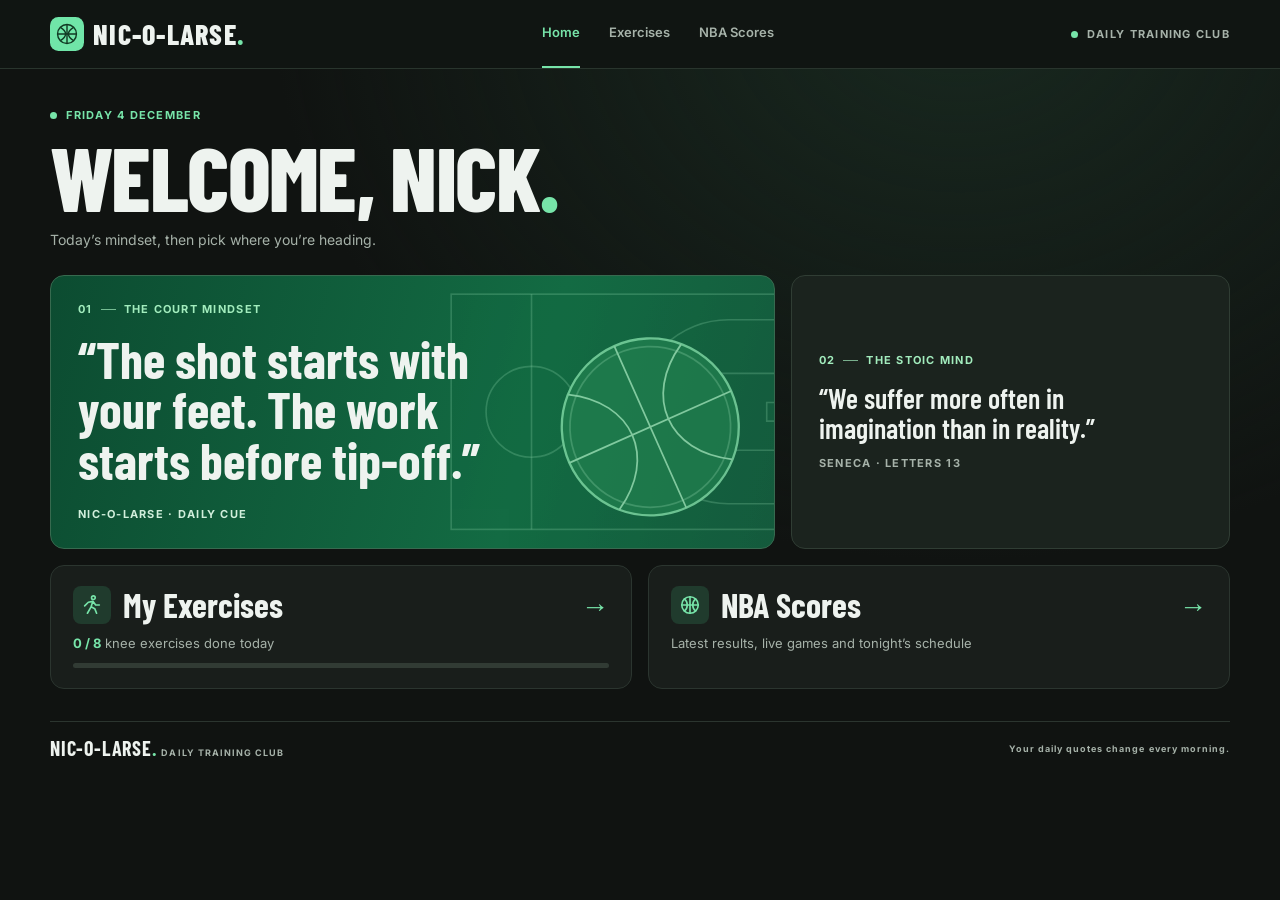
<file: index.html>
<!doctype html>
<html lang="en-GB">
<head>
<meta charset="utf-8">
<meta name="viewport" content="width=device-width,initial-scale=1">
<meta name="theme-color" content="#101311">
<meta name="apple-mobile-web-app-title" content="Nic-O-Larse">
<link rel="icon" href="data:image/svg+xml,%3Csvg xmlns=%27http://www.w3.org/2000/svg%27 viewBox=%270 0 36 36%27%3E%3Crect width=%2736%27 height=%2736%27 rx=%279%27 fill=%27%2370e5a8%27/%3E%3Cg stroke=%27%23113923%27 stroke-width=%271.5%27 fill=%27none%27%3E%3Ccircle cx=%2718%27 cy=%2718%27 r=%2710%27/%3E%3Cpath d=%27M8 18h20M18 8v20M11 11q11 7 0 14m14-14q-11 7 0 14%27/%3E%3C/g%3E%3C/svg%3E">
<link rel="apple-touch-icon" href="icon.png">
<title>Nic-O-Larse</title>
<meta name="description" content="A daily basketball-inspired routine for mindset, mobility and training, with the latest NBA scores.">
<link rel="stylesheet" href="https://fonts.googleapis.com/css2?family=Barlow+Condensed:wght@600;700;800&family=Inter:wght@400;500;600;700;800&display=swap">
<link rel="stylesheet" href="style.css">
<script defer src="app.js"></script>
</head>
<body>
<header class="top"><div class="wrap top-in">
<a class="brand" href="./"><svg viewBox="0 0 36 36" aria-hidden="true"><rect width="36" height="36" rx="9" fill="#70e5a8"/><g stroke="#113923" stroke-width="1.5" fill="none"><circle cx="18" cy="18" r="10"/><path d="M8 18h20M18 8v20M11 11q11 7 0 14m14-14q-11 7 0 14"/></g></svg>NIC-O-LARSE<span>.</span></a>
<nav aria-label="Pages"><a href="./" class="on" aria-current="page">Home</a><a href="exercises.html">Exercises</a><a href="scores.html">NBA Scores</a></nav>
<div class="top-end"><i></i> DAILY TRAINING CLUB</div>
</div></header>
<main class="wrap">
<div class="mast"><div><div class="eyebrow"><span class="pip"></span> <time id="today-date"></time></div><h1>Welcome, Nick<span>.</span></h1><p>Today’s mindset, then pick where you’re heading.</p></div></div>
<section class="quotes" aria-label="Daily mindset">
<article class="court">
<svg class="court-art" viewBox="0 0 360 230" fill="none" aria-hidden="true"><g stroke="#b6fbd0" stroke-opacity=".29" stroke-width="1.4"><rect x="74" y="14" width="286" height="202"/><path d="M360 82H275v66h85M360 36h-48a79 79 0 0 0 0 158h48M360 107h-15v16h15"/><circle cx="275" cy="115" r="33"/><path d="M143 14v202"/><circle cx="143" cy="115" r="39"/></g><g transform="rotate(-24 245 128)"><circle cx="245" cy="128" r="76" fill="#238250" stroke="#96f0b8" stroke-width="2"/><g stroke="#b5f9cc" stroke-width="1.5"><circle cx="245" cy="128" r="69" stroke-opacity=".34"/><path d="M169 128h152M245 52v152M192 74c48 28 48 80 0 108m106-108c-48 28-48 80 0 108"/></g></g></svg>
<div class="quote-content"><div class="tag">01 <span></span> THE COURT MINDSET</div><blockquote id="court-quote">“Win the next possession.”</blockquote><cite id="court-credit">NIC-O-LARSE · DAILY CUE</cite></div></article>
<article class="wisdom"><div class="tag">02 <span></span> THE STOIC MIND</div><blockquote id="wisdom-quote">“The impediment to action advances action. What stands in the way becomes the way.”</blockquote><cite id="wisdom-credit">MARCUS AURELIUS · MEDITATIONS 5.20</cite></article>
</section>
<section class="home-links" aria-label="Go to">
<a class="home-link" href="exercises.html"><div class="row"><div class="icon" aria-hidden="true"><svg viewBox="0 0 24 24"><circle cx="13.5" cy="4" r="2"/><path d="m7 21 4-7 4 2 2 5M4 13l4-4 5-1 3 4h4m-9 2 2-6"/></svg></div><h2>My Exercises</h2><span class="go" aria-hidden="true">→</span></div><p><b id="home-progress" class="green">0 / 8</b> knee exercises done today</p><div class="track" aria-hidden="true"><span id="progress-fill"></span></div></a>
<a class="home-link" href="scores.html"><div class="row"><div class="icon" aria-hidden="true"><svg viewBox="0 0 24 24"><circle cx="12" cy="12" r="9"/><path d="M3 12h18M12 3v18M6 5.5c4 3 4 10 0 13m12-13c-4 3-4 10 0 13"/></svg></div><h2>NBA Scores</h2><span class="go" aria-hidden="true">→</span></div><p>Latest results, live games and tonight’s schedule</p></a>
</section>
<footer><span>NIC-O-LARSE<span class="green">.</span> <small>DAILY TRAINING CLUB</small></span><small id="store-note">Your daily quotes change every morning.</small></footer>
</main>
</body>
</html>
</file>
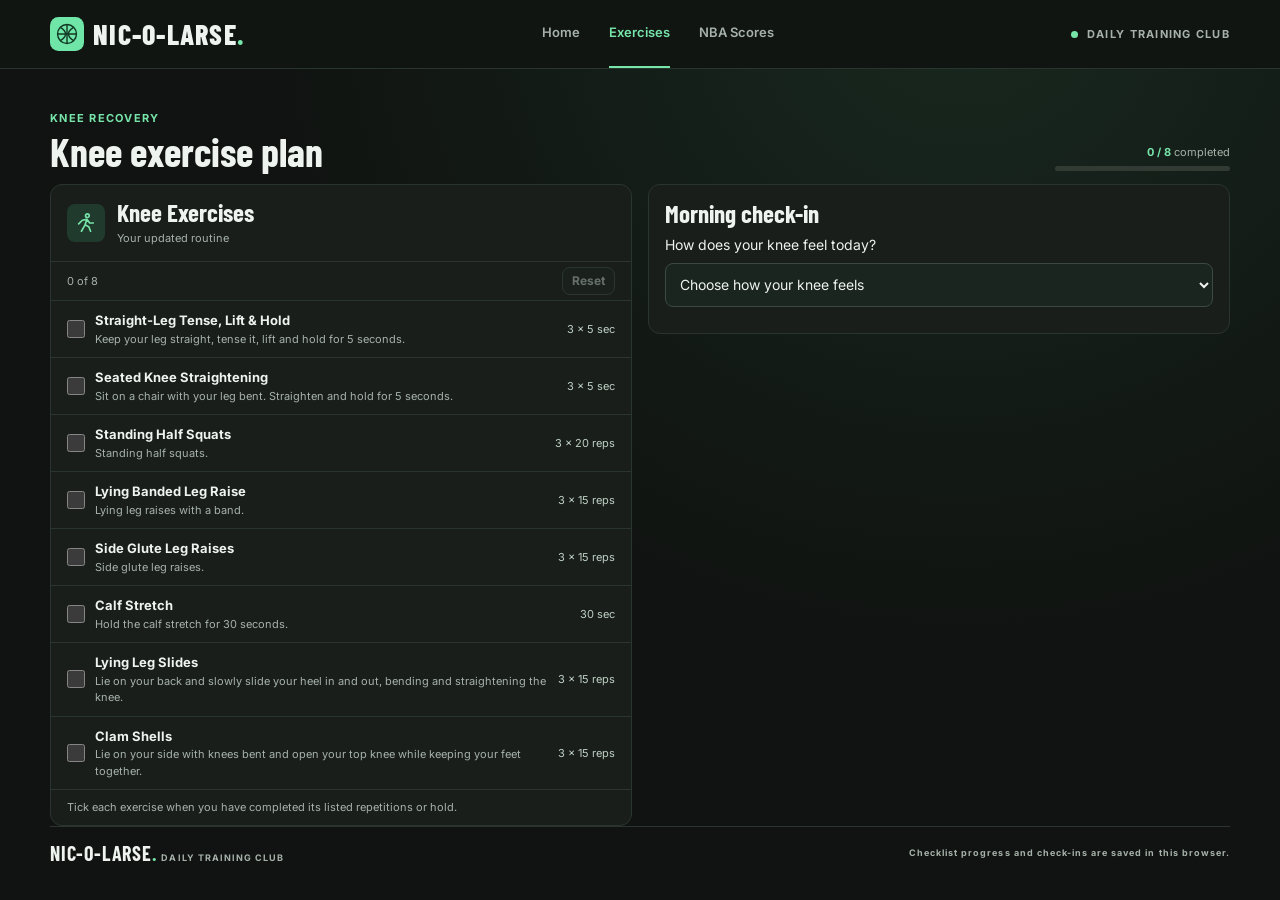
<file: exercises.html>
<!doctype html>
<html lang="en-GB">
<head>
<meta charset="utf-8">
<meta name="viewport" content="width=device-width,initial-scale=1">
<meta name="theme-color" content="#101311">
<meta name="apple-mobile-web-app-title" content="Nic-O-Larse">
<link rel="icon" href="data:image/svg+xml,%3Csvg xmlns=%27http://www.w3.org/2000/svg%27 viewBox=%270 0 36 36%27%3E%3Crect width=%2736%27 height=%2736%27 rx=%279%27 fill=%27%2370e5a8%27/%3E%3Cg stroke=%27%23113923%27 stroke-width=%271.5%27 fill=%27none%27%3E%3Ccircle cx=%2718%27 cy=%2718%27 r=%2710%27/%3E%3Cpath d=%27M8 18h20M18 8v20M11 11q11 7 0 14m14-14q-11 7 0 14%27/%3E%3C/g%3E%3C/svg%3E">
<link rel="apple-touch-icon" href="icon.png">
<title>Nic-O-Larse · Exercises</title>
<meta name="description" content="A daily basketball-inspired routine for mindset, mobility and training, with the latest NBA scores.">
<link rel="stylesheet" href="https://fonts.googleapis.com/css2?family=Barlow+Condensed:wght@600;700;800&family=Inter:wght@400;500;600;700;800&display=swap">
<link rel="stylesheet" href="style.css">
<script defer src="app.js"></script>
</head>
<body>
<header class="top"><div class="wrap top-in">
<a class="brand" href="./"><svg viewBox="0 0 36 36" aria-hidden="true"><rect width="36" height="36" rx="9" fill="#70e5a8"/><g stroke="#113923" stroke-width="1.5" fill="none"><circle cx="18" cy="18" r="10"/><path d="M8 18h20M18 8v20M11 11q11 7 0 14m14-14q-11 7 0 14"/></g></svg>NIC-O-LARSE<span>.</span></a>
<nav aria-label="Pages"><a href="./">Home</a><a href="exercises.html" class="on" aria-current="page">Exercises</a><a href="scores.html">NBA Scores</a></nav>
<div class="top-end"><i></i> DAILY TRAINING CLUB</div>
</div></header>
<main class="wrap page">
<section id="training" aria-labelledby="training-title">
<div class="section-head"><div><div class="eyebrow">KNEE RECOVERY</div><h2 id="training-title">Knee exercise plan</h2></div><div class="progress" aria-live="polite"><div><b id="progress-label">0 / 8</b> completed</div><div class="track" aria-hidden="true"><span id="progress-fill"></span></div></div></div>
<div class="training-grid">
<article class="panel"><div class="panel-head"><div class="icon" aria-hidden="true"><svg viewBox="0 0 24 24"><circle cx="13.5" cy="4" r="2"/><path d="m7 21 4-7 4 2 2 5M4 13l4-4 5-1 3 4h4m-9 2 2-6"/></svg></div><div><h3>Knee Exercises</h3><p>Your updated routine</p></div></div><div class="list-tools"><span id="mobility-count" aria-live="polite">0 of 8</span><button id="reset-mobility" class="quiet" type="button" aria-label="Reset knee exercise checklist">Reset</button></div><div id="mobility-list"></div><div class="panel-foot">Tick each exercise when you have completed its listed repetitions or hold.</div></article>
<article class="panel programme-notes">
<h3>Morning check-in</h3>
<label for="knee-check">How does your knee feel today?</label>
<select id="knee-check">
<option value="">Choose how your knee feels</option>
<option value="normal">No increased pain or stiffness</option>
<option value="mild">Mild stiffness that settles quickly</option>
<option value="persistent">Pain or stiffness persists into the day</option>
</select>
</article>
</div>
</section>
<footer><span>NIC-O-LARSE<span class="green">.</span> <small>DAILY TRAINING CLUB</small></span><small id="store-note">Checklist progress and check-ins are saved in this browser.</small></footer>
</main>
</body>
</html>
</file>
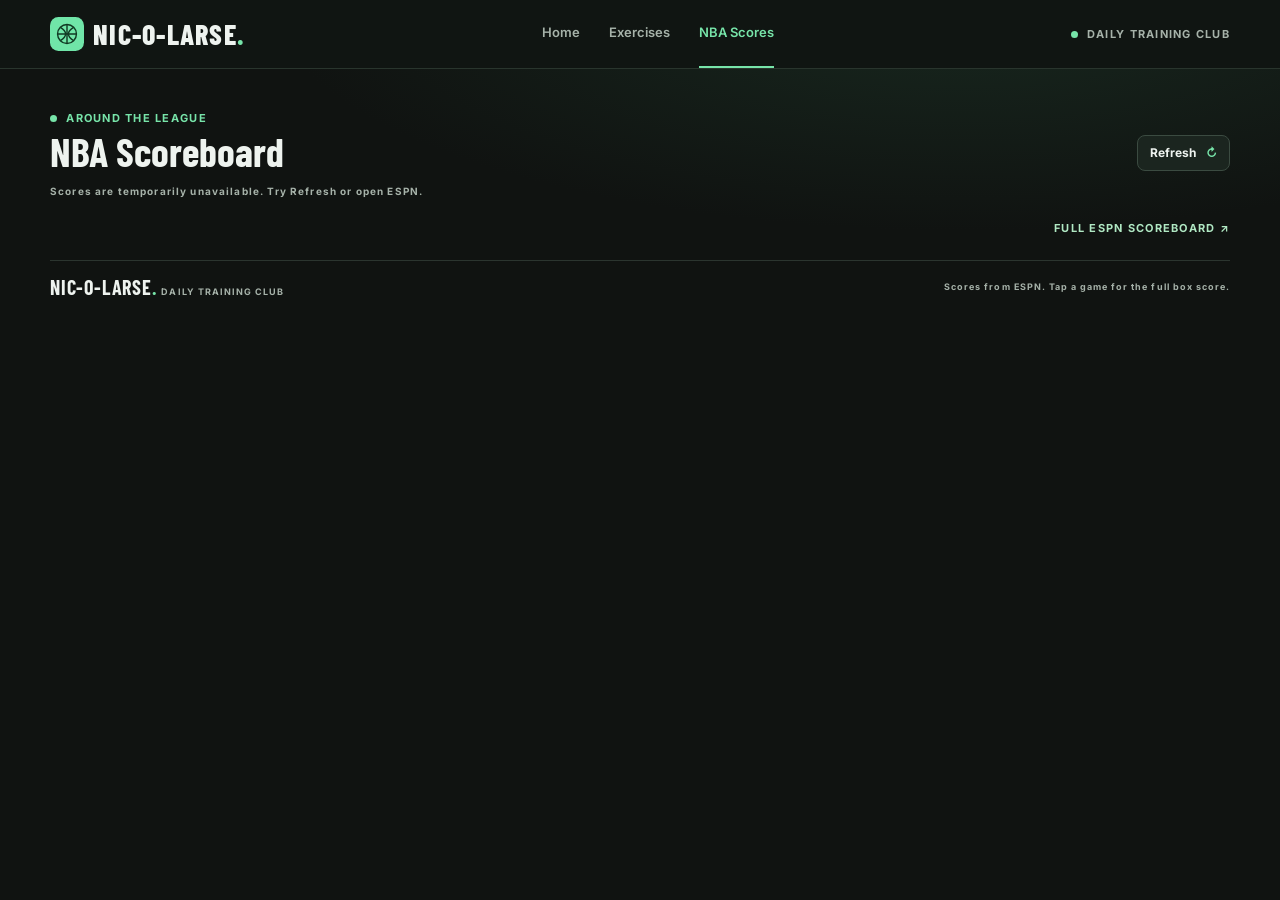
<file: scores.html>
<!doctype html>
<html lang="en-GB">
<head>
<meta charset="utf-8">
<meta name="viewport" content="width=device-width,initial-scale=1">
<meta name="theme-color" content="#101311">
<meta name="apple-mobile-web-app-title" content="Nic-O-Larse">
<link rel="icon" href="data:image/svg+xml,%3Csvg xmlns=%27http://www.w3.org/2000/svg%27 viewBox=%270 0 36 36%27%3E%3Crect width=%2736%27 height=%2736%27 rx=%279%27 fill=%27%2370e5a8%27/%3E%3Cg stroke=%27%23113923%27 stroke-width=%271.5%27 fill=%27none%27%3E%3Ccircle cx=%2718%27 cy=%2718%27 r=%2710%27/%3E%3Cpath d=%27M8 18h20M18 8v20M11 11q11 7 0 14m14-14q-11 7 0 14%27/%3E%3C/g%3E%3C/svg%3E">
<link rel="apple-touch-icon" href="icon.png">
<title>Nic-O-Larse · NBA Scores</title>
<meta name="description" content="A daily basketball-inspired routine for mindset, mobility and training, with the latest NBA scores.">
<link rel="stylesheet" href="https://fonts.googleapis.com/css2?family=Barlow+Condensed:wght@600;700;800&family=Inter:wght@400;500;600;700;800&display=swap">
<link rel="stylesheet" href="style.css">
<script defer src="app.js"></script>
</head>
<body>
<header class="top"><div class="wrap top-in">
<a class="brand" href="./"><svg viewBox="0 0 36 36" aria-hidden="true"><rect width="36" height="36" rx="9" fill="#70e5a8"/><g stroke="#113923" stroke-width="1.5" fill="none"><circle cx="18" cy="18" r="10"/><path d="M8 18h20M18 8v20M11 11q11 7 0 14m14-14q-11 7 0 14"/></g></svg>NIC-O-LARSE<span>.</span></a>
<nav aria-label="Pages"><a href="./">Home</a><a href="exercises.html">Exercises</a><a href="scores.html" class="on" aria-current="page">NBA Scores</a></nav>
<div class="top-end"><i></i> DAILY TRAINING CLUB</div>
</div></header>
<main class="wrap page">
<section id="scores" aria-labelledby="scores-title">
<div class="section-head"><div><div class="eyebrow"><span class="pip"></span> AROUND THE LEAGUE</div><h2 id="scores-title">NBA Scoreboard</h2></div><button type="button" class="jump" id="refresh">Refresh <span aria-hidden="true">↻</span></button></div>
<div class="score-meta" id="score-status" role="status">Loading NBA scores…</div><div class="score-grid" id="score-grid"></div>
<div class="score-foot"><button class="quiet" type="button" id="more" hidden>Show all games</button><a href="https://www.espn.com/nba/scoreboard" target="_blank" rel="noopener">Full ESPN scoreboard ↗</a></div>
</section>
<footer><span>NIC-O-LARSE<span class="green">.</span> <small>DAILY TRAINING CLUB</small></span><small id="store-note">Scores from ESPN. Tap a game for the full box score.</small></footer>
</main>
</body>
</html>
</file>
<file: style.css>
/* Layout: single dark court-green dashboard — masthead, two quote cards, knee checklist + check-in, scoreboard grid. Deliberately one (dark) theme, matching the original site. */
:root{color-scheme:dark;--bg:#101311;--card:#191e1b;--line:#2b352f;--fg:#eef3ef;--muted:#a6b2a9;--green:#77e4a9;--display:"Barlow Condensed","Arial Narrow",Impact,sans-serif;--body:Inter,system-ui,sans-serif}
*{box-sizing:border-box}html{scroll-behavior:smooth;scroll-padding-top:18px;background:var(--bg)}body{margin:0;background:radial-gradient(ellipse at 75% 0,#18281f 0,transparent 43rem),var(--bg);color:var(--fg);font:14px/1.5 var(--body);min-height:100%}a{color:inherit;text-decoration:none}button{font:inherit;color:inherit;cursor:pointer}button:disabled{opacity:.55;cursor:wait}[hidden]{display:none!important}:focus-visible{outline:2px solid var(--green);outline-offset:3px}
.wrap{width:100%;max-width:1244px;margin:auto;padding-left:max(32px,env(safe-area-inset-left,0px));padding-right:max(32px,env(safe-area-inset-right,0px))}
.top{background:#101512;border-bottom:1px solid #29352d}.top-in{height:68px;display:flex;align-items:center;justify-content:space-between;gap:24px}.brand{display:flex;align-items:center;gap:9px;font:800 28px/1 var(--display);letter-spacing:.045em}.brand svg{width:34px}.brand span{margin-left:-9px}.green,.brand span,h1 span{color:var(--green)}.top nav{display:flex;align-self:stretch;gap:29px}.top nav a{display:grid;place-items:center;border-bottom:2px solid transparent;color:var(--muted);font-size:13px;font-weight:600}.top nav a:hover,.top nav .on{border-color:var(--green);color:var(--green)}
.top-end,.eyebrow,.tag,cite,.score-meta,.score-foot,footer small{font-size:11px;font-weight:700;letter-spacing:.115em}.top-end{color:var(--muted);white-space:nowrap}.top-end i,.pip{display:inline-block;background:var(--green);width:7px;height:7px;border-radius:50%;margin-right:5px}
.mast{display:flex;justify-content:space-between;align-items:end;gap:20px;padding:38px 0 25px}.eyebrow{color:var(--green);text-transform:uppercase}h1,h2,h3,p,blockquote{margin:0}h1{font:800 clamp(50px,7vw,90px)/.99 var(--display);text-transform:uppercase;letter-spacing:-.018em;margin:8px 0 9px;text-wrap:balance}.mast p,.panel-head p,.panel-foot{color:var(--muted)}
.jump,.quiet{white-space:nowrap;border:1px solid #3b4b41;background:#1b251f;border-radius:8px;padding:8px 12px;font-size:12px;font-weight:700}.jump span{color:var(--green);margin-left:7px}.jump:hover,.quiet:hover{background:#294236}
.quotes,.training-grid{display:grid;gap:16px}.quotes{grid-template-columns:1.65fr 1fr}.quotes>*,.training-grid>*{min-width:0}
.court,.wisdom{border:1px solid #376a4f;border-radius:14px;position:relative;overflow:hidden;min-height:229px;padding:25px 27px;display:flex;flex-direction:column;justify-content:center}.court{background:linear-gradient(105deg,#0c4c31,#136b43 65%,#155b3d)}.court-art{position:absolute;right:-10px;top:0;width:58%;height:100%;opacity:.68}.quote-content{position:relative;z-index:1;max-width:74%}.tag{color:#a2ecbd;display:flex;align-items:center;gap:8px}.tag span{width:15px;height:1px;background:currentColor;opacity:.7}.court blockquote{font:700 clamp(30px,4vw,54px)/.99 var(--display);margin:16px 0;max-width:470px;text-wrap:balance}
.wisdom{border-color:#303d34;background:#1b231e}.wisdom .native{color:#a3edbf;font-size:24px;margin:12px 0 4px;font-weight:600;letter-spacing:.06em}.wisdom blockquote{font:600 28px/1.08 var(--display);margin:14px 0 12px;text-wrap:balance}.wisdom cite{color:var(--muted)}cite{font-style:normal;color:#d1efdc}
.section-head{display:flex;align-items:end;justify-content:space-between;gap:16px;margin:29px 0 13px}h2{font:700 40px/1 var(--display);margin-top:4px}h3{font:700 25px/1 var(--display);margin-bottom:5px}
.progress{width:min(175px,36%);text-align:right;font-size:11px;color:var(--muted)}.progress b{color:var(--green)}.track{height:5px;background:#313b34;border-radius:5px;overflow:hidden;margin-top:5px}.track span{display:block;width:0;height:100%;background:var(--green);transition:width .2s}
.training-grid{grid-template-columns:1fr 1fr;align-items:start}.panel,.score-card{border:1px solid var(--line);border-radius:12px;background:var(--card);overflow:hidden}.panel-head{display:flex;align-items:center;gap:12px;padding:15px 16px;border-bottom:1px solid var(--line)}.icon{flex:none;width:38px;height:38px;display:grid;place-items:center;background:#203b2d;color:var(--green);border-radius:8px}.icon svg{width:22px;fill:none;stroke:currentColor;stroke-width:1.8;stroke-linecap:round;stroke-linejoin:round}.panel-head p,.panel-foot{font-size:11px}
.list-tools{display:flex;align-items:center;justify-content:space-between;gap:10px;padding:5px 16px;border-bottom:1px solid var(--line);color:var(--muted);font-size:11px}.list-tools .quiet{padding:4px 9px}.list-tools .quiet:disabled{cursor:default}
.check-row{position:relative;display:flex;gap:10px;align-items:center;padding:10px 16px;border-bottom:1px solid var(--line);cursor:pointer}.check-row:hover{background:#213127}.check-row input{flex:none;margin:0;width:18px;height:18px;accent-color:#69dc9f;cursor:pointer}.check-row b{font-size:13px;display:block}.check-row small{display:block;font-size:11px;color:var(--muted)}.check-row .dose{margin-left:auto;flex:none;color:#bed0c3;font-size:11px;text-align:right}.check-row:has(:checked){background:#1e3025}.check-row:has(:checked) b{color:#a4d1b5;text-decoration:line-through}.panel-foot{padding:9px 16px}
.programme-notes{padding:16px}.programme-notes h3{margin-bottom:8px}.programme-notes label{display:block;margin-bottom:8px}.programme-notes select{width:100%;min-height:44px;margin-bottom:10px;border:1px solid #3b4b41;border-radius:8px;padding:6px 10px;background:#1b251f;color:var(--fg);font:inherit}
.score-meta{color:var(--muted);font-size:10px;margin-bottom:9px}.score-grid{display:grid;grid-template-columns:repeat(3,minmax(0,1fr));gap:12px}.score-card{padding:11px 13px;display:block}.score-card:hover{border-color:#6cb88a}.score-card.boston{border-color:#4d8b65}.game-status{display:block;font-size:10px;font-weight:700;text-transform:uppercase;letter-spacing:.07em;color:var(--muted);padding-bottom:6px;border-bottom:1px solid var(--line)}.game-status.live,.winner strong{color:var(--green)}.team{display:flex;align-items:center;gap:8px;margin-top:6px;font-size:12px}.team img{width:21px;height:21px;object-fit:contain}.team strong{margin-left:auto;font-size:15px;font-variant-numeric:tabular-nums}
.score-foot{display:flex;justify-content:end;align-items:center;gap:12px;margin:12px 0 24px;color:#b0e8c3;text-transform:uppercase}.score-foot a:hover{text-decoration:underline}
footer{display:flex;justify-content:space-between;align-items:center;padding:16px 0 25px;border-top:1px solid var(--line);gap:16px}footer>span{font:700 20px/1 var(--display);letter-spacing:.04em}footer small{font-family:var(--body);color:var(--muted);font-size:9px}
@media(max-width:760px){.wrap{padding-left:max(16px,env(safe-area-inset-left,0px));padding-right:max(16px,env(safe-area-inset-right,0px))}.top-end{display:none}.top-in{height:57px}.brand{font-size:23px}.brand svg{width:27px}.top nav{gap:14px}.top nav a{font-size:11px}.mast{padding-top:28px}.quotes,.training-grid{grid-template-columns:1fr}.court,.wisdom{min-height:auto;padding:20px}.court{min-height:170px}.score-grid{grid-template-columns:repeat(2,minmax(0,1fr))}.list-tools .quiet{min-height:36px}.check-row b{overflow-wrap:anywhere}}
@media(max-width:410px){.mast .jump{display:none}.top-in{gap:8px}.top nav{gap:10px}.score-grid{grid-template-columns:1fr}.panel-head{padding:11px 10px;gap:8px}.check-row{padding-inline:10px}footer>span small{display:none}}
@media(prefers-reduced-motion:reduce){html{scroll-behavior:auto}.track span{transition:none}}

/* Home links + sub-pages */
.home-links{display:grid;grid-template-columns:1fr 1fr;gap:16px;margin:16px 0 32px}
.home-link{display:flex;flex-direction:column;gap:10px;border:1px solid var(--line);border-radius:14px;background:var(--card);padding:20px 22px;transition:border-color .15s,background .15s}
.home-link:hover{border-color:#6cb88a;background:#1d2620}
.home-link .row{display:flex;align-items:center;gap:12px}
.home-link h2{font-size:34px;margin:0}
.home-link .go{margin-left:auto;color:var(--green);font:700 28px/1 var(--display)}
.home-link p{color:var(--muted);font-size:13px}
.home-link .track{margin-top:0}
.page{padding-top:12px}
@media(max-width:760px){.home-links{grid-template-columns:1fr}.home-link h2{font-size:30px}}
@media(prefers-reduced-motion:reduce){.home-link{transition:none}}
</file>
